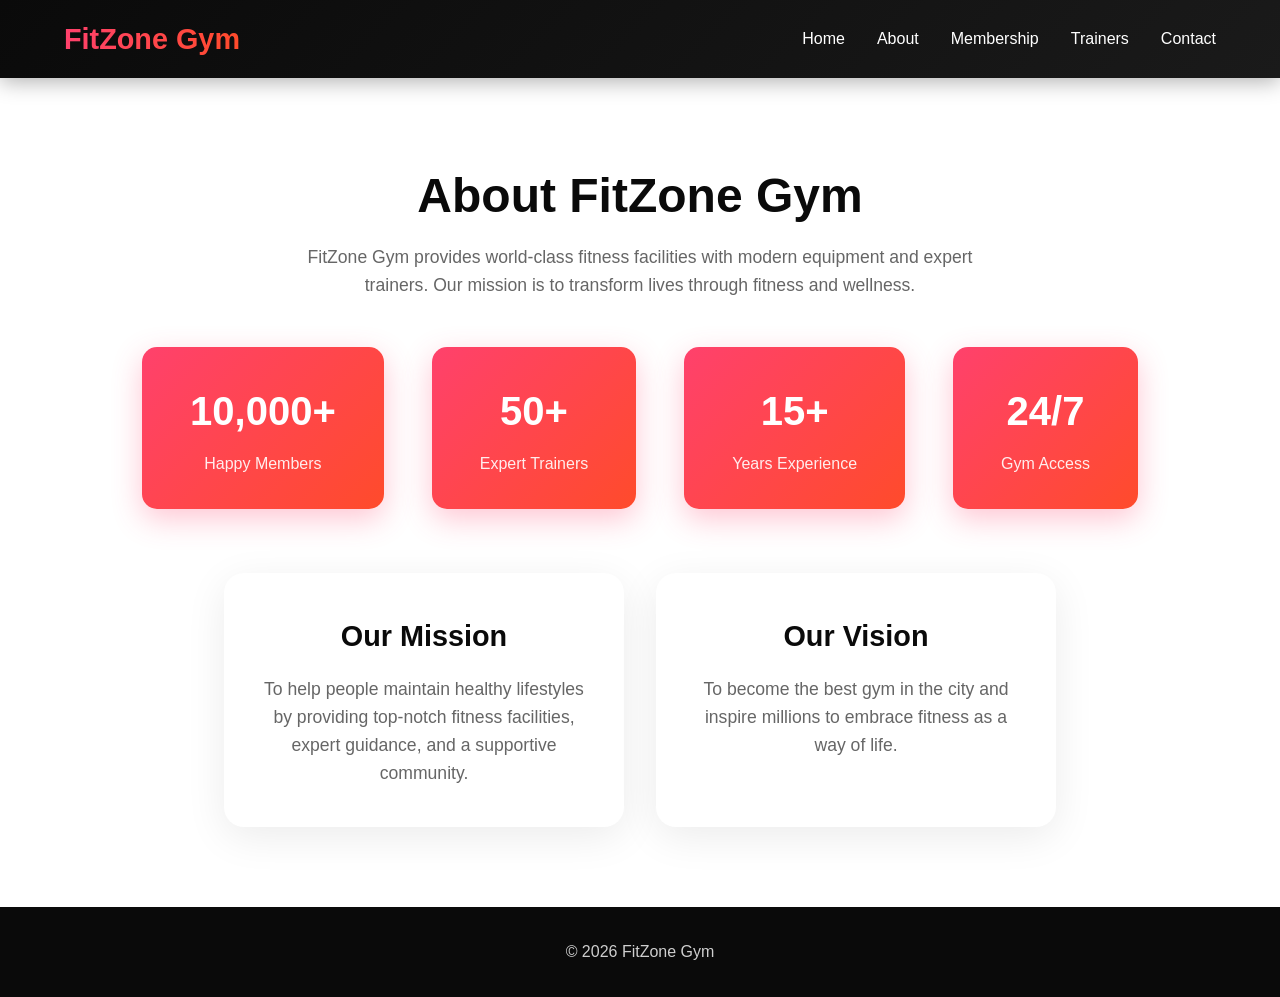
<file: about.html>
<!DOCTYPE html>
<html lang="en">
<head>
    <meta charset="UTF-8">
    <meta name="viewport" content="width=device-width, initial-scale=1.0">
    <title>About</title>
    <link rel="stylesheet" href="css/style.css">
</head>
<body>

<header>
    <nav>
        <h1>FitZone Gym</h1>

        <ul>
            <li><a href="index.html">Home</a></li>
            <li><a href="about.html">About</a></li>
            <li><a href="membership.html">Membership</a></li>
            <li><a href="trainers.html">Trainers</a></li>
            <li><a href="contact.html">Contact</a></li>
        </ul>
    </nav>
</header>

<section class="page">
    <h2>About FitZone Gym</h2>

    <div class="about-content">
        <div class="about-text">
            <p>
                FitZone Gym provides world-class fitness facilities
                with modern equipment and expert trainers. Our mission is to
                transform lives through fitness and wellness.
            </p>
        </div>

        <div class="stats">
            <div class="stat">
                <h3>10,000+</h3>
                <p>Happy Members</p>
            </div>
            <div class="stat">
                <h3>50+</h3>
                <p>Expert Trainers</p>
            </div>
            <div class="stat">
                <h3>15+</h3>
                <p>Years Experience</p>
            </div>
            <div class="stat">
                <h3>24/7</h3>
                <p>Gym Access</p>
            </div>
        </div>
    </div>

    <div class="mission-vision">
        <div class="mv-card">
            <h3>Our Mission</h3>
            <p>To help people maintain healthy lifestyles by providing
            top-notch fitness facilities, expert guidance, and a supportive community.</p>
        </div>

        <div class="mv-card">
            <h3>Our Vision</h3>
            <p>To become the best gym in the city and inspire millions
            to embrace fitness as a way of life.</p>
        </div>
    </div>

</section>

<footer>
    <p>© 2026 FitZone Gym</p>
</footer>

</body>
</html>
</file>
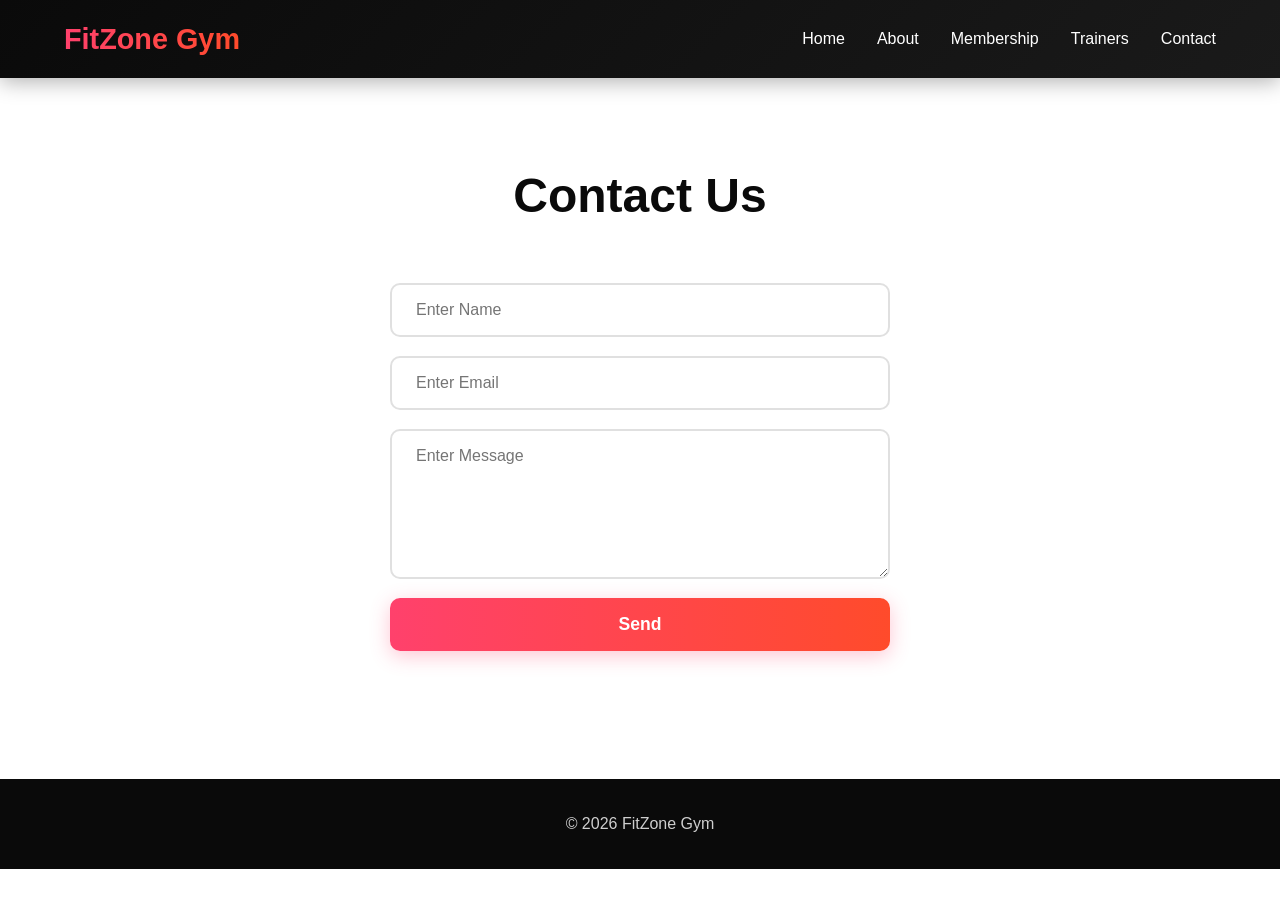
<file: contact.html>
<!DOCTYPE html>
<html lang="en">
<head>
    <meta charset="UTF-8">
    <meta name="viewport" content="width=device-width, initial-scale=1.0">
    <title>Contact</title>
    <link rel="stylesheet" href="css/style.css">
</head>
<body>

<header>
    <nav>
        <h1>FitZone Gym</h1>

        <ul>
            <li><a href="index.html">Home</a></li>
            <li><a href="about.html">About</a></li>
            <li><a href="membership.html">Membership</a></li>
            <li><a href="trainers.html">Trainers</a></li>
            <li><a href="contact.html">Contact</a></li>
        </ul>
    </nav>
</header>

<section class="page">

    <h2>Contact Us</h2>

    <form>

        <input type="text" placeholder="Enter Name">

        <input type="email" placeholder="Enter Email">

        <textarea placeholder="Enter Message"></textarea>

        <button type="submit">Send</button>

    </form>

</section>

<footer>
    <p>© 2026 FitZone Gym</p>
</footer>

</body>
</html>
</file>
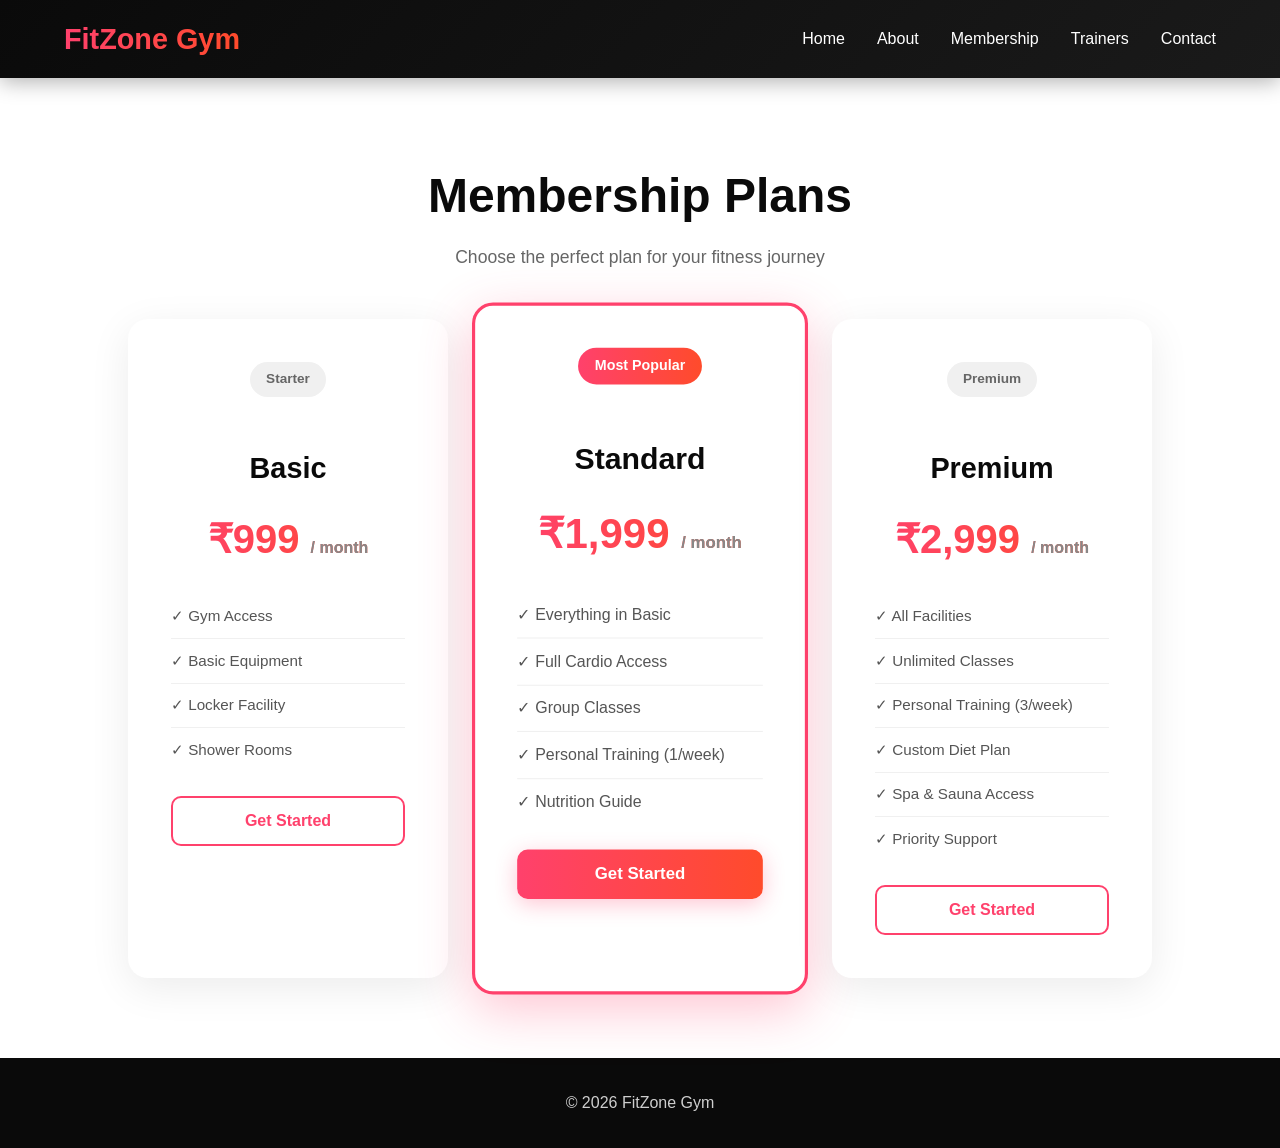
<file: membership.html>
<!DOCTYPE html>
<html lang="en">
<head>
    <meta charset="UTF-8">
    <meta name="viewport" content="width=device-width, initial-scale=1.0">
    <title>Membership</title>
    <link rel="stylesheet" href="css/style.css">
</head>
<body>

<header>
    <nav>
        <h1>FitZone Gym</h1>

        <ul>
            <li><a href="index.html">Home</a></li>
            <li><a href="about.html">About</a></li>
            <li><a href="membership.html">Membership</a></li>
            <li><a href="trainers.html">Trainers</a></li>
            <li><a href="contact.html">Contact</a></li>
        </ul>
    </nav>
</header>

<section class="page">

    <h2>Membership Plans</h2>
    <p class="subtitle">Choose the perfect plan for your fitness journey</p>

    <div class="plans">

        <div class="plan">
            <div class="plan-badge">Starter</div>
            <h3>Basic</h3>
            <p class="price">₹999 <span>/ month</span></p>
            <ul class="features-list">
                <li>✓ Gym Access</li>
                <li>✓ Basic Equipment</li>
                <li>✓ Locker Facility</li>
                <li>✓ Shower Rooms</li>
            </ul>
            <button class="plan-btn">Get Started</button>
        </div>

        <div class="plan featured">
            <div class="plan-badge popular">Most Popular</div>
            <h3>Standard</h3>
            <p class="price">₹1,999 <span>/ month</span></p>
            <ul class="features-list">
                <li>✓ Everything in Basic</li>
                <li>✓ Full Cardio Access</li>
                <li>✓ Group Classes</li>
                <li>✓ Personal Training (1/week)</li>
                <li>✓ Nutrition Guide</li>
            </ul>
            <button class="plan-btn">Get Started</button>
        </div>

        <div class="plan">
            <div class="plan-badge">Premium</div>
            <h3>Premium</h3>
            <p class="price">₹2,999 <span>/ month</span></p>
            <ul class="features-list">
                <li>✓ All Facilities</li>
                <li>✓ Unlimited Classes</li>
                <li>✓ Personal Training (3/week)</li>
                <li>✓ Custom Diet Plan</li>
                <li>✓ Spa & Sauna Access</li>
                <li>✓ Priority Support</li>
            </ul>
            <button class="plan-btn">Get Started</button>
        </div>

    </div>

</section>

<footer>
    <p>© 2026 FitZone Gym</p>
</footer>

</body>
</html>
</file>
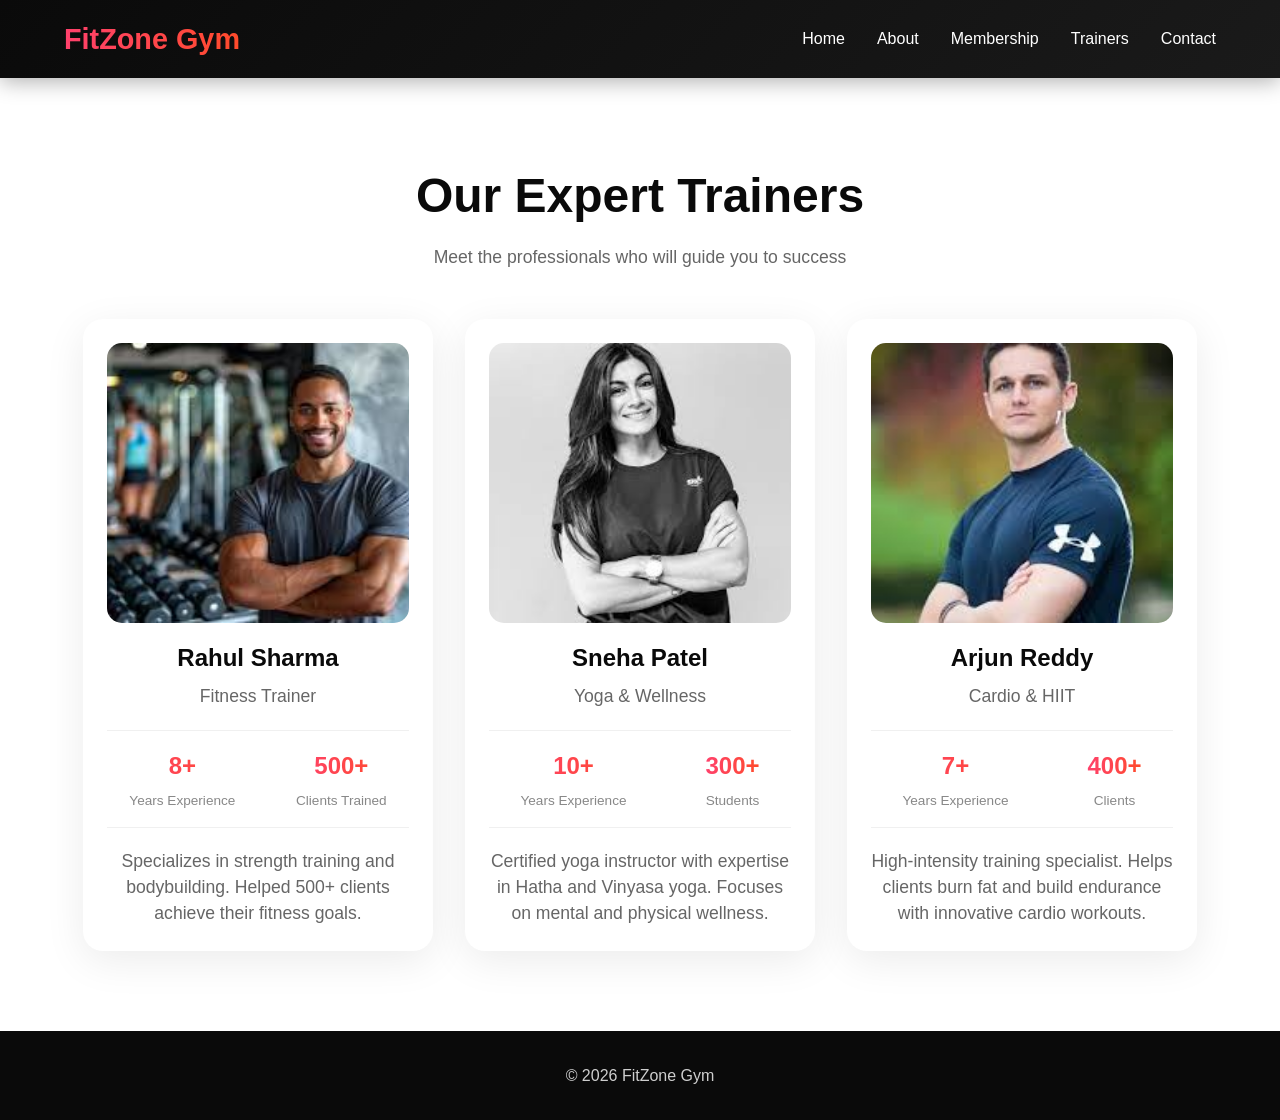
<file: trainers.html>
<!DOCTYPE html>
<html lang="en">
<head>
    <meta charset="UTF-8">
    <meta name="viewport" content="width=device-width, initial-scale=1.0">
    <title>Trainers</title>
    <link rel="stylesheet" href="css/style.css">
</head>
<body>

<header>
    <nav>
        <h1>FitZone Gym</h1>

        <ul>
            <li><a href="index.html">Home</a></li>
            <li><a href="about.html">About</a></li>
            <li><a href="membership.html">Membership</a></li>
            <li><a href="trainers.html">Trainers</a></li>
            <li><a href="contact.html">Contact</a></li>
        </ul>
    </nav>
</header>

<section class="page">

    <h2>Our Expert Trainers</h2>
    <p class="subtitle">Meet the professionals who will guide you to success</p>

    <div class="trainer-box">

        <div class="trainer">
            <img src="images/trainer1.jpeg" alt="Rahul">
            <div class="trainer-info">
                <h3>Rahul Sharma</h3>
                <p class="specialty">Fitness Trainer</p>
                <div class="trainer-stats">
                    <div class="stat-item">
                        <span class="number">8+</span>
                        <span class="label">Years Experience</span>
                    </div>
                    <div class="stat-item">
                        <span class="number">500+</span>
                        <span class="label">Clients Trained</span>
                    </div>
                </div>
                <p class="bio">Specializes in strength training and bodybuilding. Helped 500+ clients achieve their fitness goals.</p>
            </div>
        </div>

        <div class="trainer">
            <img src="images/trainer2.jpeg" alt="Sneha">
            <div class="trainer-info">
                <h3>Sneha Patel</h3>
                <p class="specialty">Yoga & Wellness</p>
                <div class="trainer-stats">
                    <div class="stat-item">
                        <span class="number">10+</span>
                        <span class="label">Years Experience</span>
                    </div>
                    <div class="stat-item">
                        <span class="number">300+</span>
                        <span class="label">Students</span>
                    </div>
                </div>
                <p class="bio">Certified yoga instructor with expertise in Hatha and Vinyasa yoga. Focuses on mental and physical wellness.</p>
            </div>
        </div>

        <div class="trainer">
            <img src="images/trainer3.jpeg" alt="Arjun">
            <div class="trainer-info">
                <h3>Arjun Reddy</h3>
                <p class="specialty">Cardio & HIIT</p>
                <div class="trainer-stats">
                    <div class="stat-item">
                        <span class="number">7+</span>
                        <span class="label">Years Experience</span>
                    </div>
                    <div class="stat-item">
                        <span class="number">400+</span>
                        <span class="label">Clients</span>
                    </div>
                </div>
                <p class="bio">High-intensity training specialist. Helps clients burn fat and build endurance with innovative cardio workouts.</p>
            </div>
        </div>

    </div>

</section>

<footer>
    <p>© 2026 FitZone Gym</p>
</footer>

</body>
</html>
</file>
<file: css/style.css>
* {
    margin: 0;
    padding: 0;
    box-sizing: border-box;
}

:root {
    --primary: #ff416c;
    --primary-dark: #ff4b2b;
    --dark: #0a0a0a;
    --light: #ffffff;
    --gray: #f5f5f5;
}

body {
    font-family: 'Segoe UI', Tahoma, Geneva, Verdana, sans-serif;
    line-height: 1.6;
    color: #333;
}

header {
    background: linear-gradient(135deg, var(--dark) 0%, #1a1a1a 100%);
    padding: 1rem 0;
    position: sticky;
    top: 0;
    z-index: 1000;
    box-shadow: 0 4px 20px rgba(0, 0, 0, 0.3);
}

nav {
    width: 90%;
    max-width: 1200px;
    margin: 0 auto;
    display: flex;
    justify-content: space-between;
    align-items: center;
}

nav h1 {
    color: var(--light);
    font-size: 1.8rem;
    font-weight: 700;
    background: linear-gradient(90deg, var(--primary), var(--primary-dark));
    -webkit-background-clip: text;
    -webkit-text-fill-color: transparent;
    background-clip: text;
}

nav ul {
    display: flex;
    list-style: none;
    gap: 2rem;
}

nav ul li a {
    color: var(--light);
    text-decoration: none;
    font-weight: 500;
    transition: all 0.3s ease;
    position: relative;
}

nav ul li a::after {
    content: '';
    position: absolute;
    bottom: -5px;
    left: 0;
    width: 0;
    height: 2px;
    background: linear-gradient(90deg, var(--primary), var(--primary-dark));
    transition: width 0.3s ease;
}

nav ul li a:hover {
    color: var(--primary);
}

nav ul li a:hover::after {
    width: 100%;
}

.hero {
    height: 90vh;
    background: linear-gradient(rgba(0, 0, 0, 0.7), rgba(0, 0, 0, 0.7)), url('../images/hero.jpg') center/cover;
    display: flex;
    justify-content: center;
    align-items: center;
    text-align: center;
    color: var(--light);
}

.hero div {
    max-width: 800px;
    padding: 0 2rem;
}

.hero h2 {
    font-size: 4rem;
    font-weight: 800;
    margin-bottom: 1rem;
    text-shadow: 2px 2px 10px rgba(0, 0, 0, 0.5);
    animation: fadeInUp 0.8s ease;
}

.hero p {
    font-size: 1.5rem;
    margin-bottom: 2rem;
    opacity: 0.9;
    animation: fadeInUp 0.8s ease 0.2s both;
}

.hero button {
    padding: 1rem 2.5rem;
    font-size: 1.1rem;
    font-weight: 600;
    border: none;
    border-radius: 50px;
    background: linear-gradient(90deg, var(--primary), var(--primary-dark));
    color: var(--light);
    cursor: pointer;
    transition: all 0.3s ease;
    box-shadow: 0 10px 30px rgba(255, 65, 108, 0.4);
    animation: fadeInUp 0.8s ease 0.4s both;
}

.hero button:hover {
    transform: translateY(-3px);
    box-shadow: 0 15px 40px rgba(255, 65, 108, 0.5);
}

@keyframes fadeInUp {
    from {
        opacity: 0;
        transform: translateY(30px);
    }
    to {
        opacity: 1;
        transform: translateY(0);
    }
}

.features {
    padding: 5rem 2rem;
    max-width: 1200px;
    margin: 0 auto;
    display: flex;
    justify-content: center;
    gap: 2rem;
    flex-wrap: wrap;
}

.card {
    background: var(--light);
    padding: 2.5rem;
    border-radius: 20px;
    width: 300px;
    text-align: center;
    box-shadow: 0 10px 40px rgba(0, 0, 0, 0.08);
    transition: all 0.3s ease;
}

.card:hover {
    transform: translateY(-10px);
    box-shadow: 0 20px 60px rgba(255, 65, 108, 0.2);
}

.card h3 {
    font-size: 1.5rem;
    margin-bottom: 1rem;
    color: var(--dark);
}

.card p {
    color: #666;
    font-size: 1rem;
}

/* Why Choose Section */
.why-choose {
    background: linear-gradient(135deg, #f8f9fa 0%, #ffffff 100%);
    padding: 5rem 2rem;
}

.container {
    max-width: 1200px;
    margin: 0 auto;
    text-align: center;
}

.why-choose h2 {
    font-size: 3rem;
    margin-bottom: 0.5rem;
    color: var(--dark);
}

.why-grid {
    display: grid;
    grid-template-columns: repeat(auto-fit, minmax(250px, 1fr));
    gap: 2rem;
    margin-top: 3rem;
}

.why-card {
    background: white;
    padding: 2.5rem 2rem;
    border-radius: 20px;
    box-shadow: 0 10px 40px rgba(0, 0, 0, 0.08);
    transition: all 0.3s ease;
}

.why-card:hover {
    transform: translateY(-10px);
    box-shadow: 0 20px 60px rgba(255, 65, 108, 0.15);
}

.why-card .icon {
    font-size: 3rem;
    margin-bottom: 1rem;
}

.why-card h3 {
    font-size: 1.3rem;
    color: var(--dark);
    margin-bottom: 0.8rem;
}

.why-card p {
    color: #666;
    font-size: 0.95rem;
    max-width: 100%;
}

/* CTA Section */
.cta-section {
    background: linear-gradient(135deg, var(--primary) 0%, var(--primary-dark) 100%);
    padding: 5rem 2rem;
    color: white;
}

.cta-section h2 {
    font-size: 2.5rem;
    margin-bottom: 1rem;
}

.cta-section p {
    font-size: 1.2rem;
    margin-bottom: 2rem;
    opacity: 0.95;
    max-width: 100%;
}

.cta-btn {
    display: inline-block;
    padding: 1rem 3rem;
    font-size: 1.1rem;
    font-weight: 600;
    border: 2px solid white;
    border-radius: 50px;
    background: white;
    color: var(--primary);
    text-decoration: none;
    transition: all 0.3s ease;
    box-shadow: 0 10px 30px rgba(0, 0, 0, 0.2);
}

.cta-btn:hover {
    background: transparent;
    color: white;
    transform: translateY(-3px);
    box-shadow: 0 15px 40px rgba(0, 0, 0, 0.3);
}

.page {
    padding: 5rem 2rem;
    max-width: 1200px;
    margin: 0 auto;
    text-align: center;
}

.page h2 {
    font-size: 3rem;
    margin-bottom: 0.5rem;
    color: var(--dark);
}

.subtitle {
    font-size: 1.2rem;
    color: #888;
    margin-bottom: 3rem;
}

.page h3 {
    font-size: 1.8rem;
    margin: 2rem 0 1rem;
    color: var(--dark);
}

.page p {
    font-size: 1.1rem;
    color: #666;
    max-width: 700px;
    margin: 0 auto;
}

/* About Page Styles */
.about-content {
    margin-bottom: 4rem;
}

.about-text {
    margin-bottom: 3rem;
}

.stats {
    display: flex;
    justify-content: center;
    gap: 3rem;
    flex-wrap: wrap;
    margin-top: 3rem;
}

.stat {
    background: linear-gradient(135deg, var(--primary), var(--primary-dark));
    color: white;
    padding: 2rem 3rem;
    border-radius: 15px;
    text-align: center;
    min-width: 180px;
    box-shadow: 0 10px 30px rgba(255, 65, 108, 0.3);
}

.stat h3 {
    font-size: 2.5rem;
    color: white;
    margin: 0 0 0.5rem 0;
}

.stat p {
    font-size: 1rem;
    color: rgba(255, 255, 255, 0.9);
}

.mission-vision {
    display: flex;
    justify-content: center;
    gap: 2rem;
    flex-wrap: wrap;
    margin-top: 3rem;
}

.mv-card {
    background: white;
    padding: 2.5rem;
    border-radius: 20px;
    width: 400px;
    box-shadow: 0 10px 40px rgba(0, 0, 0, 0.08);
    transition: all 0.3s ease;
}

.mv-card:hover {
    transform: translateY(-10px);
    box-shadow: 0 20px 60px rgba(255, 65, 108, 0.2);
}

.mv-card h3 {
    margin-top: 0;
    margin-bottom: 1rem;
}

.mv-card p {
    max-width: 100%;
}

.plans {
    display: flex;
    justify-content: center;
    gap: 2rem;
    flex-wrap: wrap;
    margin-top: 3rem;
}

.plan {
    background: var(--light);
    padding: 2.5rem;
    border-radius: 20px;
    width: 320px;
    box-shadow: 0 10px 40px rgba(0, 0, 0, 0.08);
    transition: all 0.3s ease;
    border: 3px solid transparent;
    position: relative;
}

.plan:hover {
    transform: translateY(-10px);
    border-color: var(--primary);
    box-shadow: 0 20px 60px rgba(255, 65, 108, 0.2);
}

.plan.featured {
    transform: scale(1.05);
    border-color: var(--primary);
    box-shadow: 0 15px 50px rgba(255, 65, 108, 0.3);
}

.plan.featured:hover {
    transform: scale(1.05) translateY(-10px);
}

.plan-badge {
    display: inline-block;
    padding: 0.4rem 1rem;
    background: #f0f0f0;
    color: #666;
    border-radius: 50px;
    font-size: 0.85rem;
    font-weight: 600;
    margin-bottom: 1rem;
}

.plan-badge.popular {
    background: linear-gradient(90deg, var(--primary), var(--primary-dark));
    color: white;
}

.plan h3 {
    font-size: 1.8rem;
    margin-bottom: 0.5rem;
    color: var(--dark);
}

.plan .price {
    font-size: 2.5rem;
    font-weight: 700;
    background: linear-gradient(90deg, var(--primary), var(--primary-dark));
    -webkit-background-clip: text;
    -webkit-text-fill-color: transparent;
    background-clip: text;
    margin: 1rem 0;
}

.plan .price span {
    font-size: 1rem;
    color: #888;
    -webkit-text-fill-color: #888;
}

.features-list {
    list-style: none;
    text-align: left;
    margin: 1.5rem 0;
}

.features-list li {
    padding: 0.6rem 0;
    color: #555;
    font-size: 0.95rem;
    border-bottom: 1px solid #f0f0f0;
}

.features-list li:last-child {
    border-bottom: none;
}

.plan-btn {
    width: 100%;
    padding: 0.9rem;
    font-size: 1rem;
    font-weight: 600;
    border: 2px solid var(--primary);
    border-radius: 10px;
    background: transparent;
    color: var(--primary);
    cursor: pointer;
    transition: all 0.3s ease;
}

.plan-btn:hover {
    background: linear-gradient(90deg, var(--primary), var(--primary-dark));
    color: white;
}

.plan.featured .plan-btn {
    background: linear-gradient(90deg, var(--primary), var(--primary-dark));
    color: white;
    border: none;
    box-shadow: 0 5px 20px rgba(255, 65, 108, 0.3);
}

.plan.featured .plan-btn:hover {
    box-shadow: 0 8px 25px rgba(255, 65, 108, 0.4);
}

.trainer-box {
    display: flex;
    justify-content: center;
    align-items: stretch;
    gap: 2rem;
    flex-wrap: wrap;
    margin-top: 3rem;
}

.trainer {
    background: var(--light);
    padding: 1.5rem;
    border-radius: 20px;
    width: 350px;
    box-shadow: 0 10px 40px rgba(0, 0, 0, 0.08);
    transition: all 0.3s ease;
    display: flex;
    flex-direction: column;
}

.trainer:hover {
    transform: translateY(-10px);
    box-shadow: 0 20px 60px rgba(255, 65, 108, 0.2);
}

.trainer img {
    width: 100%;
    border-radius: 15px;
    margin-bottom: 1rem;
    height: 280px;
    object-fit: cover;
    flex-shrink: 0;
}

.trainer-info h3 {
    font-size: 1.5rem;
    color: var(--dark);
    margin: 0 0 0.3rem 0;
}

.specialty {
    color: var(--primary);
    font-weight: 500;
    margin: 0 0 1rem 0;
}

.trainer-stats {
    display: flex;
    justify-content: space-around;
    gap: 1rem;
    margin: 1.2rem 0;
    padding: 1rem 0;
    border-top: 1px solid #f0f0f0;
    border-bottom: 1px solid #f0f0f0;
}

.stat-item {
    text-align: center;
}

.stat-item .number {
    display: block;
    font-size: 1.5rem;
    font-weight: 700;
    background: linear-gradient(90deg, var(--primary), var(--primary-dark));
    -webkit-background-clip: text;
    -webkit-text-fill-color: transparent;
    background-clip: text;
}

.stat-item .label {
    display: block;
    font-size: 0.85rem;
    color: #888;
    margin-top: 0.3rem;
}

.bio {
    color: #666;
    font-size: 0.95rem;
    line-height: 1.5;
    margin-top: 1rem;
    max-width: 100% !important;
}

form {
    max-width: 500px;
    margin: 3rem auto;
    display: flex;
    flex-direction: column;
    gap: 1.2rem;
}

form input,
form textarea {
    padding: 1rem 1.5rem;
    font-size: 1rem;
    border: 2px solid #e0e0e0;
    border-radius: 10px;
    font-family: inherit;
    transition: all 0.3s ease;
}

form input:focus,
form textarea:focus {
    outline: none;
    border-color: var(--primary);
    box-shadow: 0 0 0 4px rgba(255, 65, 108, 0.1);
}

form textarea {
    resize: vertical;
    min-height: 150px;
}

form button {
    padding: 1rem;
    font-size: 1.1rem;
    font-weight: 600;
    border: none;
    border-radius: 10px;
    background: linear-gradient(90deg, var(--primary), var(--primary-dark));
    color: var(--light);
    cursor: pointer;
    transition: all 0.3s ease;
    box-shadow: 0 5px 20px rgba(255, 65, 108, 0.3);
}

form button:hover {
    transform: translateY(-2px);
    box-shadow: 0 10px 30px rgba(255, 65, 108, 0.4);
}

footer {
    background: var(--dark);
    color: var(--light);
    text-align: center;
    padding: 2rem;
}

footer p {
    opacity: 0.8;
}

@media (max-width: 768px) {
    nav {
        flex-direction: column;
        gap: 1rem;
    }

    nav ul {
        gap: 1.2rem;
    }

    .hero h2 {
        font-size: 2.5rem;
    }

    .hero p {
        font-size: 1.1rem;
    }

    .page h2 {
        font-size: 2rem;
    }
}
</file>
